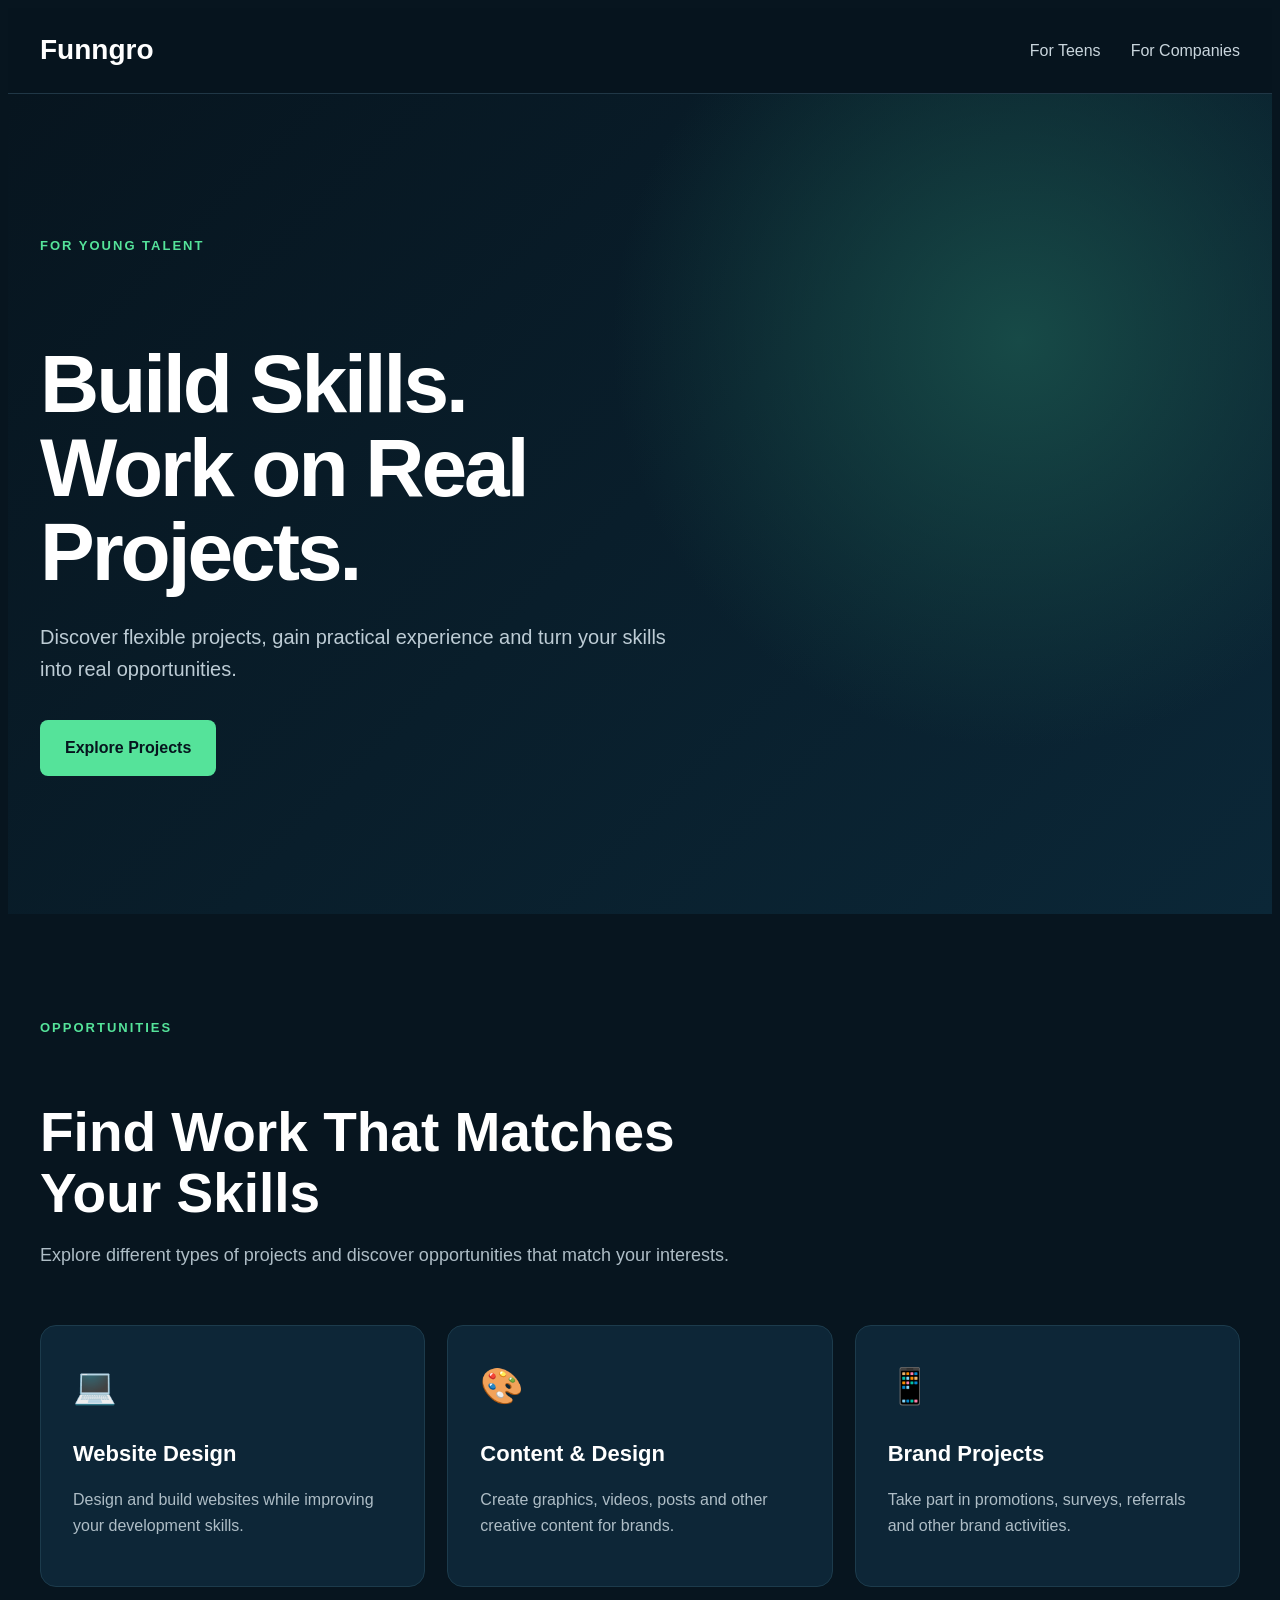
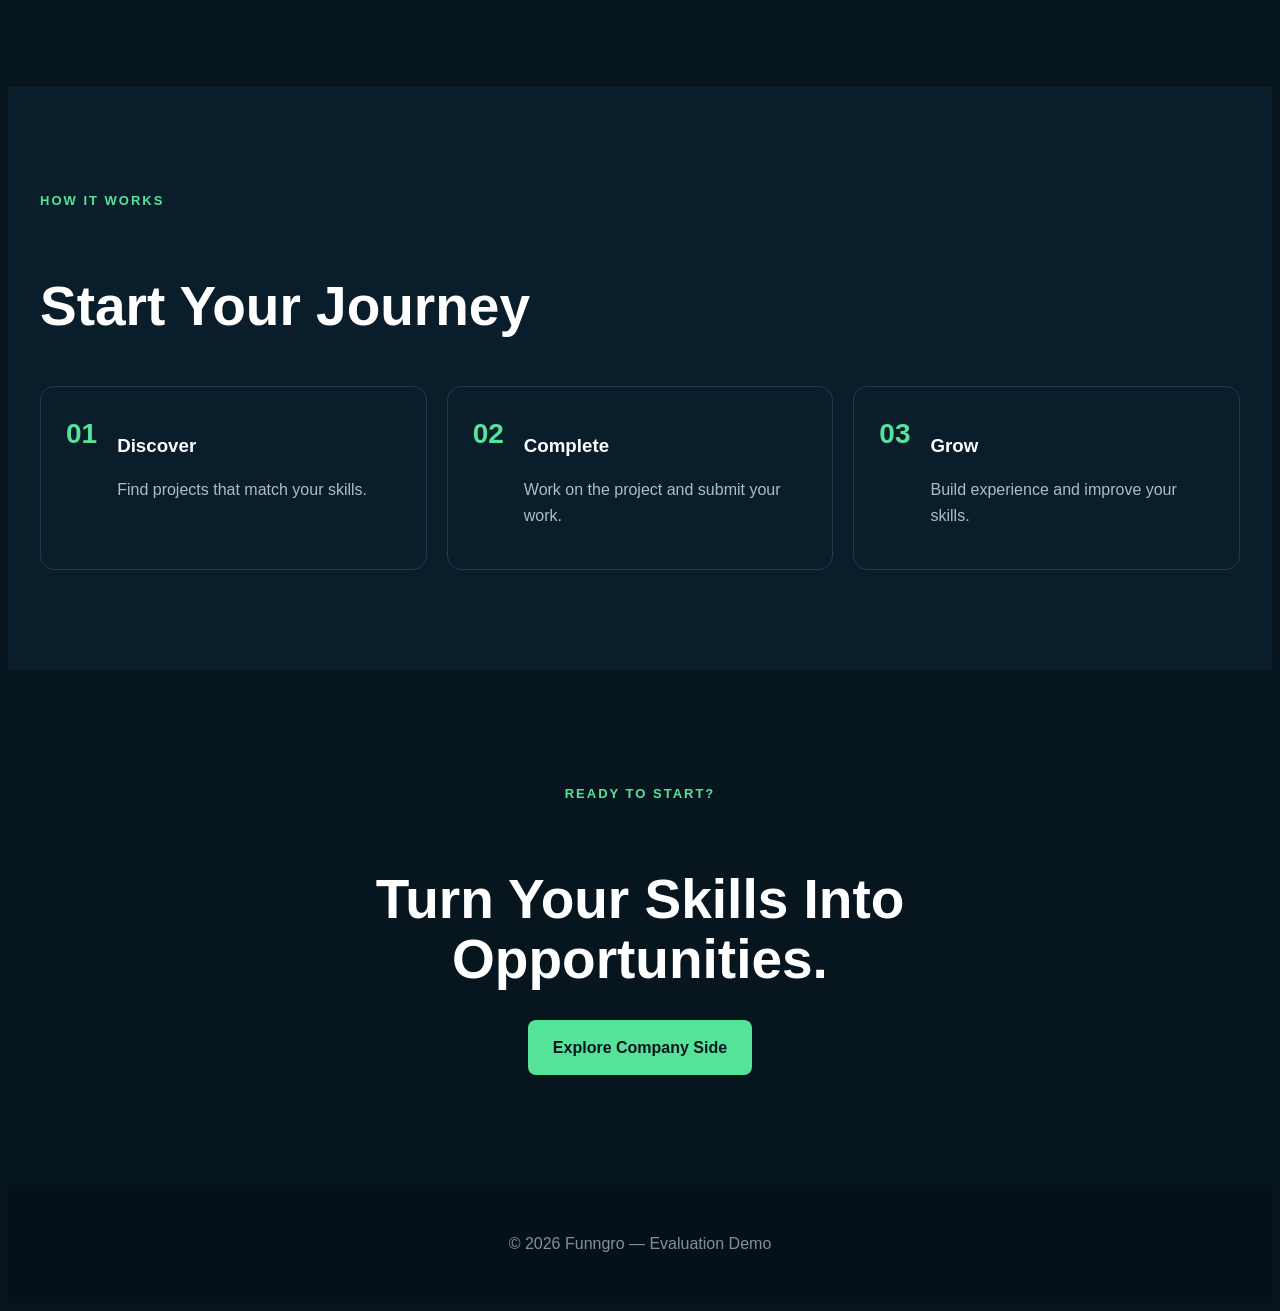
<file: index.html>
<!DOCTYPE html>
<html lang="en">
<head>
    <meta charset="UTF-8">

    <meta name="viewport" content="width=device-width, initial-scale=1.0">

    <title>Funngro for Teens | Discover Real Projects & Build Skills</title>

    <meta name="description"
          content="Discover real projects, build practical skills and gain experience with Funngro. Explore opportunities for young talent and turn your skills into real opportunities.">

    <meta name="keywords"
          content="Funngro, teen projects, young talent, real projects, skill development, student opportunities">

    <meta name="author" content="Sahil">

    <meta name="robots" content="index, follow">

    <link rel="stylesheet" href="style.css">
</head>
<body>

<header>
    <nav class="navbar">
        <a class="logo" href="index.html">Funngro</a>

        <div class="nav-links">
            <a href="index.html">For Teens</a>
            <a href="company.html">For Companies</a>
        </div>
    </nav>
</header>

<main>

<section class="hero">
    <div class="hero-content">
        <span class="eyebrow">FOR YOUNG TALENT</span>

        <h1>Build Skills.<br>Work on Real Projects.</h1>

        <p>
            Discover flexible projects, gain practical experience
            and turn your skills into real opportunities.
        </p>

        <a class="button" href="#projects">Explore Projects</a>
    </div>
</section>

<section class="section" id="projects">
    <div class="section-heading">
        <span class="eyebrow">OPPORTUNITIES</span>
        <h2>Find Work That Matches Your Skills</h2>
        <p>
            Explore different types of projects and discover
            opportunities that match your interests.
        </p>
    </div>

    <div class="cards">

        <article class="card">
            <div class="icon">💻</div>
            <h3>Website Design</h3>
            <p>
                Design and build websites while improving
                your development skills.
            </p>
        </article>

        <article class="card">
            <div class="icon">🎨</div>
            <h3>Content & Design</h3>
            <p>
                Create graphics, videos, posts and other
                creative content for brands.
            </p>
        </article>

        <article class="card">
            <div class="icon">📱</div>
            <h3>Brand Projects</h3>
            <p>
                Take part in promotions, surveys, referrals
                and other brand activities.
            </p>
        </article>

    </div>
</section>

<section class="process-section">
    <div class="section-heading">
        <span class="eyebrow">HOW IT WORKS</span>
        <h2>Start Your Journey</h2>
    </div>

    <div class="steps">

        <div class="step">
            <span>01</span>
            <div>
                <h3>Discover</h3>
                <p>Find projects that match your skills.</p>
            </div>
        </div>

        <div class="step">
            <span>02</span>
            <div>
                <h3>Complete</h3>
                <p>Work on the project and submit your work.</p>
            </div>
        </div>

        <div class="step">
            <span>03</span>
            <div>
                <h3>Grow</h3>
                <p>Build experience and improve your skills.</p>
            </div>
        </div>

    </div>
</section>

<section class="cta">
    <span class="eyebrow">READY TO START?</span>
    <h2>Turn Your Skills Into Opportunities.</h2>
    <a class="button" href="company.html">Explore Company Side</a>
</section>

</main>

<footer>
    <p>© 2026 Funngro — Evaluation Demo</p>
</footer>

</body>
</html>
</file>
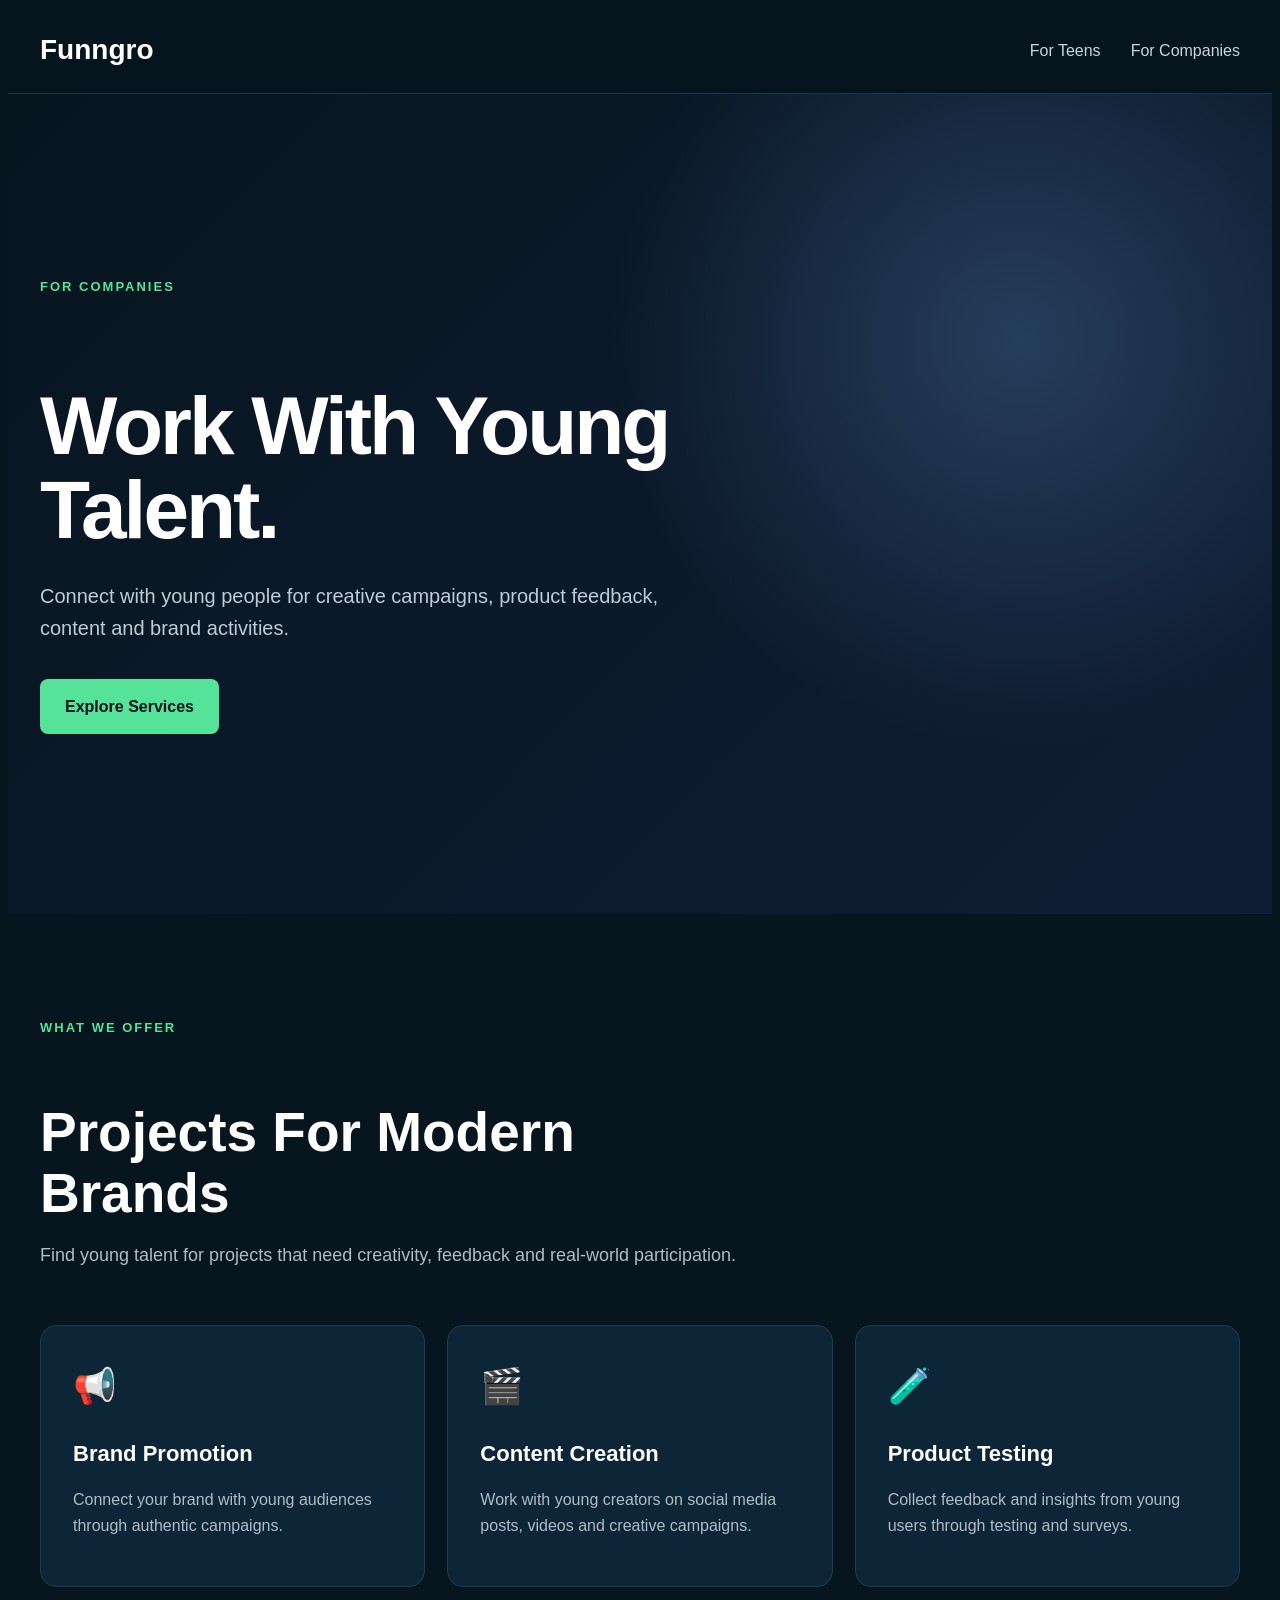
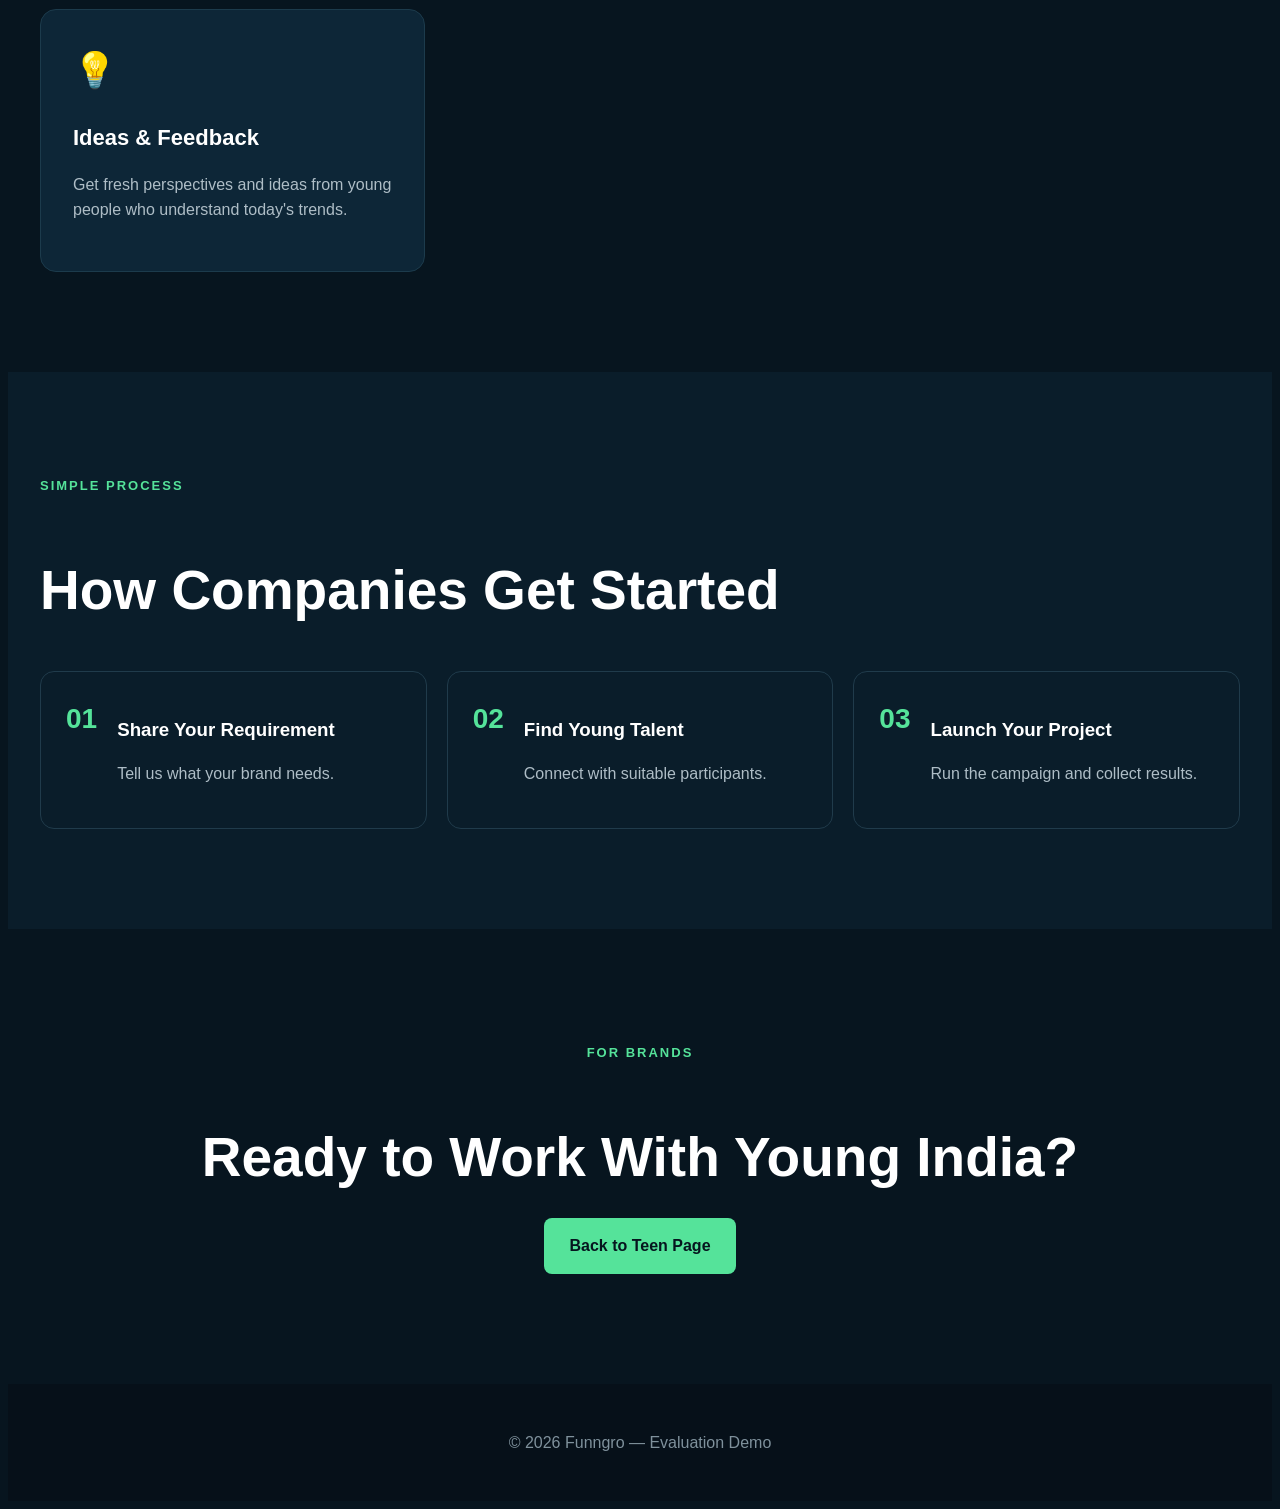
<file: company.html>
<!DOCTYPE html>
<html lang="en">
<head>
    <title>Funngro for Companies | Connect With Young Talent</title>

    <meta name="description"
          content="Connect with young talent through Funngro. Discover opportunities for brand promotion, content creation, product testing and valuable feedback.">

    <meta name="keywords"
          content="Funngro for companies, young talent, brand promotion, content creation, product testing">

    <meta name="robots" content="index, follow">

    <meta name="viewport" content="width=device-width, initial-scale=1.0">

    <link rel="stylesheet" href="style.css">
</head>
    
<body>

<header>
    <nav class="navbar">
        <a class="logo" href="index.html">Funngro</a>

        <div class="nav-links">
            <a href="index.html">For Teens</a>
            <a href="company.html">For Companies</a>
        </div>
    </nav>
</header>

<main>

<section class="hero company-hero">
    <div class="hero-content">
        <span class="eyebrow">FOR COMPANIES</span>

        <h1>Work With Young Talent.</h1>

        <p>
            Connect with young people for creative campaigns,
            product feedback, content and brand activities.
        </p>

        <a class="button" href="#services">Explore Services</a>
    </div>
</section>

<section class="section" id="services">

    <div class="section-heading">
        <span class="eyebrow">WHAT WE OFFER</span>
        <h2>Projects For Modern Brands</h2>
        <p>
            Find young talent for projects that need creativity,
            feedback and real-world participation.
        </p>
    </div>

    <div class="cards">

        <article class="card">
            <div class="icon">📢</div>
            <h3>Brand Promotion</h3>
            <p>
                Connect your brand with young audiences
                through authentic campaigns.
            </p>
        </article>

        <article class="card">
            <div class="icon">🎬</div>
            <h3>Content Creation</h3>
            <p>
                Work with young creators on social media
                posts, videos and creative campaigns.
            </p>
        </article>

        <article class="card">
            <div class="icon">🧪</div>
            <h3>Product Testing</h3>
            <p>
                Collect feedback and insights from young
                users through testing and surveys.
            </p>
        </article>

        <article class="card">
            <div class="icon">💡</div>
            <h3>Ideas & Feedback</h3>
            <p>
                Get fresh perspectives and ideas from
                young people who understand today's trends.
            </p>
        </article>

    </div>
</section>

<section class="process-section">

    <div class="section-heading">
        <span class="eyebrow">SIMPLE PROCESS</span>
        <h2>How Companies Get Started</h2>
    </div>

    <div class="steps">

        <div class="step">
            <span>01</span>
            <div>
                <h3>Share Your Requirement</h3>
                <p>Tell us what your brand needs.</p>
            </div>
        </div>

        <div class="step">
            <span>02</span>
            <div>
                <h3>Find Young Talent</h3>
                <p>Connect with suitable participants.</p>
            </div>
        </div>

        <div class="step">
            <span>03</span>
            <div>
                <h3>Launch Your Project</h3>
                <p>Run the campaign and collect results.</p>
            </div>
        </div>

    </div>

</section>

<section class="cta">
    <span class="eyebrow">FOR BRANDS</span>
    <h2>Ready to Work With Young India?</h2>
    <a class="button" href="index.html">Back to Teen Page</a>
</section>

</main>

<footer>
    <p>© 2026 Funngro — Evaluation Demo</p>
</footer>

</body>
</html>
</file>
<file: style.css>
```css
* {
    margin: 0;
    padding: 0;
    box-sizing: border-box;
}

html {
    scroll-behavior: smooth;
}

body {
    font-family: Arial, Helvetica, sans-serif;
    background: #07151f;
    color: #ffffff;
    line-height: 1.6;
}

a {
    text-decoration: none;
    color: inherit;
}

/* NAVBAR */

header {
    position: sticky;
    top: 0;
    z-index: 100;
    background: rgba(7, 21, 31, 0.95);
    border-bottom: 1px solid #203746;
}

.navbar {
    max-width: 1200px;
    margin: auto;
    padding: 20px 25px;

    display: flex;
    justify-content: space-between;
    align-items: center;
}

.logo {
    font-size: 28px;
    font-weight: 800;
}

.nav-links {
    display: flex;
    gap: 30px;
}

.nav-links a {
    color: #c9d6dd;
    transition: 0.2s;
}

.nav-links a:hover {
    color: #55e39a;
}

/* HERO */

.hero {
    min-height: 620px;
    padding: 100px 25px;

    display: flex;
    align-items: center;

    background:
        radial-gradient(circle at 80% 30%, #174a47 0, transparent 35%),
        linear-gradient(135deg, #07151f, #0b2737);
}

.hero-content {
    width: 1200px;
    max-width: 100%;
    margin: auto;
}

.eyebrow {
    display: inline-block;
    margin-bottom: 18px;

    color: #55e39a;
    font-size: 13px;
    font-weight: 800;
    letter-spacing: 2px;
}

.hero h1 {
    max-width: 760px;
    font-size: clamp(48px, 7vw, 82px);
    line-height: 1.02;
    letter-spacing: -3px;
    margin-bottom: 28px;
}

.hero p {
    max-width: 650px;
    color: #bdccd5;
    font-size: 20px;
    margin-bottom: 35px;
}

.company-hero {
    background:
        radial-gradient(circle at 80% 30%, #253e5c 0, transparent 35%),
        linear-gradient(135deg, #07151f, #101d35);
}

/* BUTTON */

.button {
    display: inline-block;
    padding: 15px 25px;

    background: #55e39a;
    color: #06151e;

    border-radius: 8px;
    font-weight: 800;

    transition: transform 0.2s;
}

.button:hover {
    transform: translateY(-2px);
}

/* SECTIONS */

.section {
    max-width: 1200px;
    margin: auto;
    padding: 100px 25px;
}

.section-heading {
    max-width: 720px;
    margin-bottom: 55px;
}

.section-heading h2,
.cta h2 {
    font-size: clamp(34px, 5vw, 55px);
    line-height: 1.1;
    margin-bottom: 18px;
}

.section-heading p {
    color: #aebdc6;
    font-size: 18px;
}

/* CARDS */

.cards {
    display: grid;
    grid-template-columns: repeat(3, 1fr);
    gap: 22px;
}

.card {
    padding: 32px;

    background: #0d2637;
    border: 1px solid #1c3b4c;
    border-radius: 16px;

    transition: 0.25s;
}

.card:hover {
    transform: translateY(-5px);
    border-color: #55e39a;
}

.icon {
    font-size: 35px;
    margin-bottom: 22px;
}

.card h3 {
    font-size: 22px;
    margin-bottom: 12px;
}

.card p {
    color: #aebdc6;
}

/* PROCESS */

.process-section {
    background: #0a1d2a;
    padding: 100px 25px;
}

.process-section .section-heading {
    max-width: 1200px;
    margin: auto auto 50px;
}

.steps {
    max-width: 1200px;
    margin: auto;

    display: grid;
    grid-template-columns: repeat(3, 1fr);
    gap: 20px;
}

.step {
    display: flex;
    gap: 20px;

    padding: 25px;

    border: 1px solid #203b4b;
    border-radius: 14px;
}

.step > span {
    font-size: 28px;
    font-weight: 800;
    color: #55e39a;
}

.step h3 {
    margin-bottom: 8px;
}

.step p {
    color: #aebdc6;
}

/* CTA */

.cta {
    max-width: 900px;
    margin: auto;
    padding: 110px 25px;
    text-align: center;
}

.cta h2 {
    margin-bottom: 30px;
}

/* FOOTER */

footer {
    padding: 30px 20px;
    text-align: center;
    background: #061019;
    color: #7f919c;
}

/* MOBILE */

@media (max-width: 800px) {

    .navbar {
        flex-direction: column;
        gap: 15px;
    }

    .nav-links {
        gap: 18px;
        font-size: 14px;
    }

    .hero {
        min-height: 520px;
        padding-top: 70px;
    }

    .hero h1 {
        letter-spacing: -2px;
    }

    .cards {
        grid-template-columns: 1fr;
    }

    .steps {
        grid-template-columns: 1fr;
    }

    .section,
    .process-section {
        padding-top: 70px;
        padding-bottom: 70px;
    }
}
```
</file>
